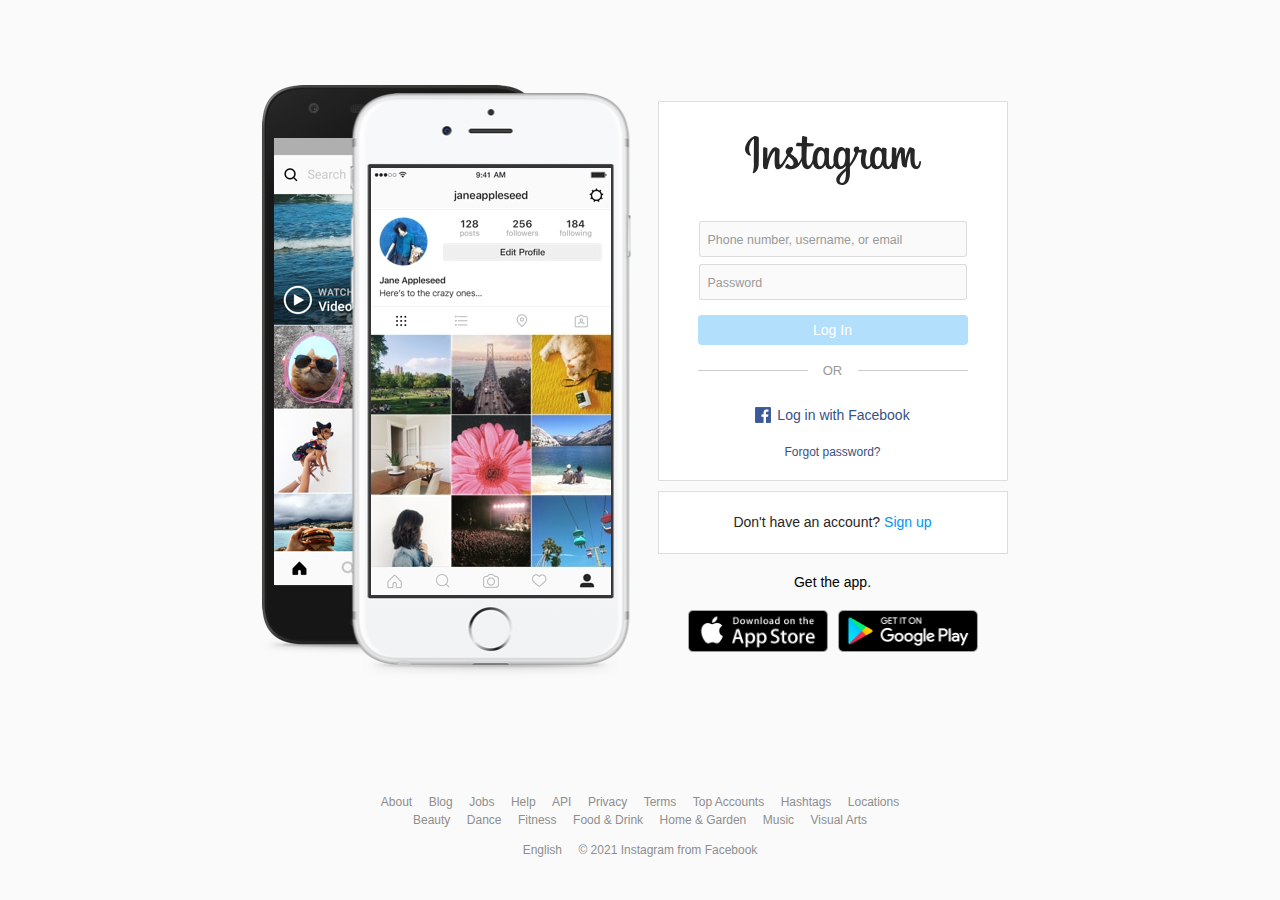
<file: Clone/instagram-login-page/index.html>
<!DOCTYPE html>
<html lang="en">
<head>
  <meta charset="UTF-8">
  <meta http-equiv="X-UA-Compatible" content="IE=edge">
  <meta name="viewport" content="width=device-width, initial-scale=1.0">
  <link rel="stylesheet" href="css/style.css">
  <title>Document</title>
</head>
<body>
  <div class="container">
    <div class="box">
      <div class="phone">
        <img src="img/phone.png">
        <div class="gallery"></div>
      </div>
      <div class="login-container">
        <div class="login">
          <img class="instagram-text-logo" src="img/instagram-text.svg">
          <input class="input1" id="input1" type="text" placeholder="Phone number, username, or email">
          <input class="input2" id="input2" type="password" placeholder="Password">
          <button>Log In</button>
          <div class="or">
            <span></span>
            OR
            <span></span>
          </div>
          <a class="facebook" href="#">
            <img src="img/facbook-icon.png">
            <span>Log in with Facebook</span>
          </a>
          <a class="forget" href="#">
            <span href="#">Forgot password?</span>
          </a>
        </div>
        <div class="signup">
          <span>Don't have an account?<a href="#">Sign up</a></span>
        </div>
        <div class="apps">
          <span>Get the app.</span>
          <a href="https://play.google.com/store/apps/details?id=com.instagram.android&referrer=utm_source%3Dinstagramweb%26utm_campaign%3DloginPage%26ig_mid%3D4AA83E12-26D2-4CDD-B3DC-AD9927F074C5%26utm_content%3Dlo%26utm_medium%3Dbadge"><img class="img1" src="img/appstore.png"></a>
          <a href="https://apps.apple.com/app/instagram/id389801252?vt=lo"><img class="img2" src="img/googleplay.png"></a>
        </div>
      </div>
    </div>
  </div>
  <div class="footer">
    <div class="one">
      <a href="#">About</a>
      <a href="#">Blog</a>
      <a href="#">Jobs</a>
      <a href="#">Help</a>
      <a href="#">API</a>
      <a href="#">Privacy</a>
      <a href="#">Terms</a>
      <a href="#">Top Accounts</a>
      <a href="#">Hashtags</a>
      <a href="#">Locations</a>
    </div>
    <div class="two">
      <a href="#">Beauty</a>
      <a href="#">Dance</a>
      <a href="#">Fitness</a>
      <a href="#">Food & Drink</a>
      <a href="#">Home & Garden</a>
      <a href="#">Music</a>
      <a href="#">Visual Arts</a>
    </div>
    <div class="three">
      <a href="">English</a>
      <a href="">© 2021 Instagram from Facebook</a>
    </div>
  </div>
</body>
</html>
</file>
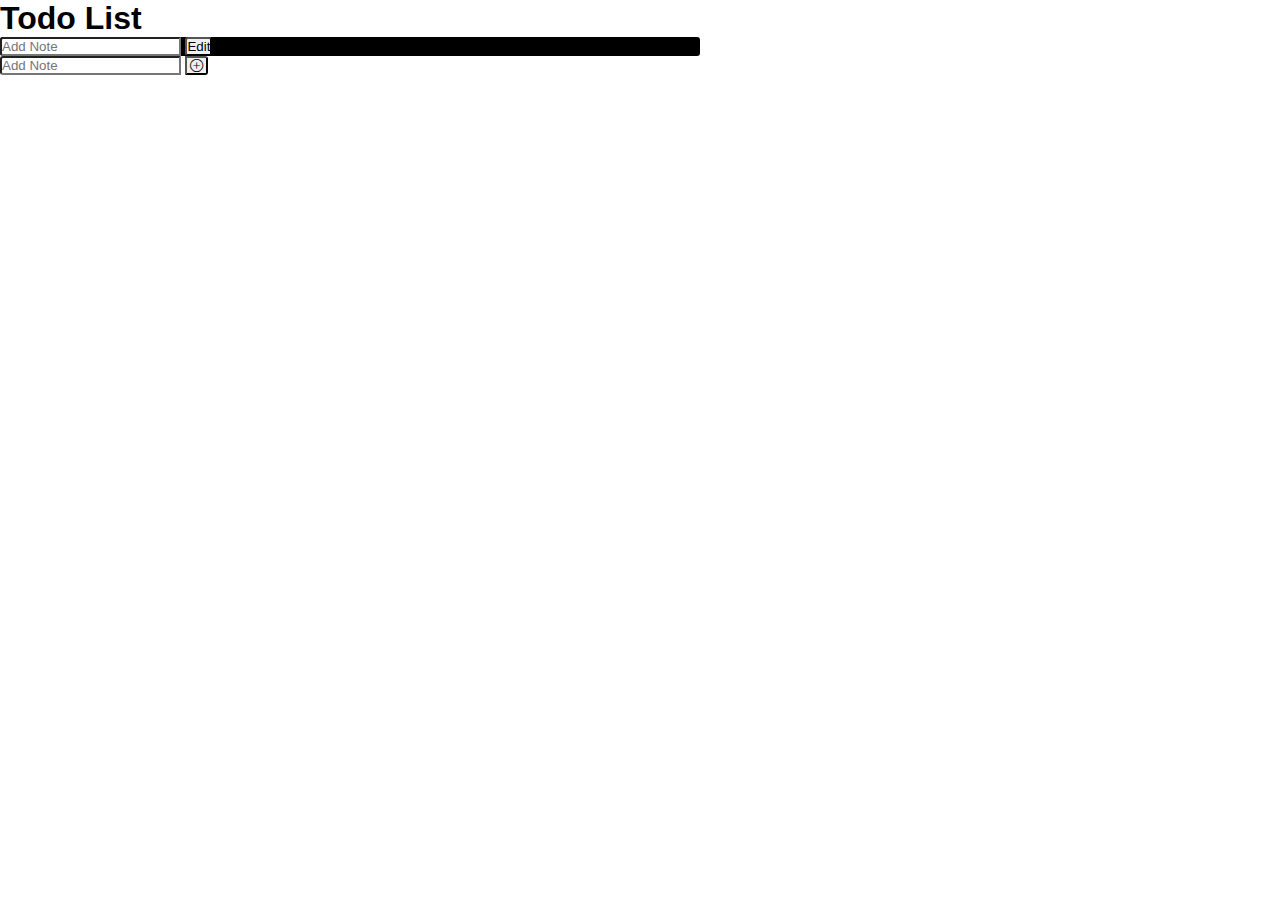
<file: Project/bootstrap-js-todolist/index.html>
<!DOCTYPE html>
<html lang="en">
  <head>
    <meta charset="UTF-8" />
    <meta http-equiv="X-UA-Compatible" content="IE=edge" />
    <meta name="viewport" content="width=device-width, initial-scale=1.0" />
    <link rel="stylesheet" href="style.css" />
    <link
      rel="stylesheet"
      href="https://cdn.jsdelivr.net/npm/bootstrap-icons@1.3.0/font/bootstrap-icons.css"
    />
    <link
      href="https://cdn.jsdelivr.net/npm/bootstrap@5.2.0-beta1/dist/css/bootstrap.min.css"
      rel="stylesheet"
      integrity="sha384-0evHe/X+R7YkIZDRvuzKMRqM+OrBnVFBL6DOitfPri4tjfHxaWutUpFmBp4vmVor"
      crossorigin="anonymous"
    />
    <script
      src="https://cdn.jsdelivr.net/npm/bootstrap@5.2.0-beta1/dist/js/bootstrap.bundle.min.js"
      integrity="sha384-pprn3073KE6tl6bjs2QrFaJGz5/SUsLqktiwsUTF55Jfv3qYSDhgCecCxMW52nD2"
      crossorigin="anonymous"
    ></script>
    <title>Todo List</title>
  </head>
  <body class="p-4">
    <div id="container"
      class="container position-relative justify-content-start d-flex flex-column gap-2 bg-dark p-4 text-white"
    >
      <h1 class="mb-4 d-flex align-items-center justify-content-between">
        Todo List
      </h1>
      <div id="popup" class="popup gap-2 p-5 d-none flex-column justify-content-center align-items-center fixed-top position-absolute w-100 h-100">
        <input id="editText" class="form-control fs-5 rounded-1 fw-semibold input-text" type="text" placeholder="Add Note">
        <button type="button" id="editBtn2" class="btn rounded-1 btn-primary w-100">
          Edit
      </div>
      <div class="add-items-container mb-3 d-flex">
        <input id="inputText" class="form-control fs-5 fw-semibold input-text" type="text" placeholder="Add Note">
        <button type="button" id="addBtn" class="btn btn-primary">
          <i class="bi bi-plus-circle"></i>
      </div>
    </div>

    <script src="app.js"></script>
  </body>
</html>
</file>
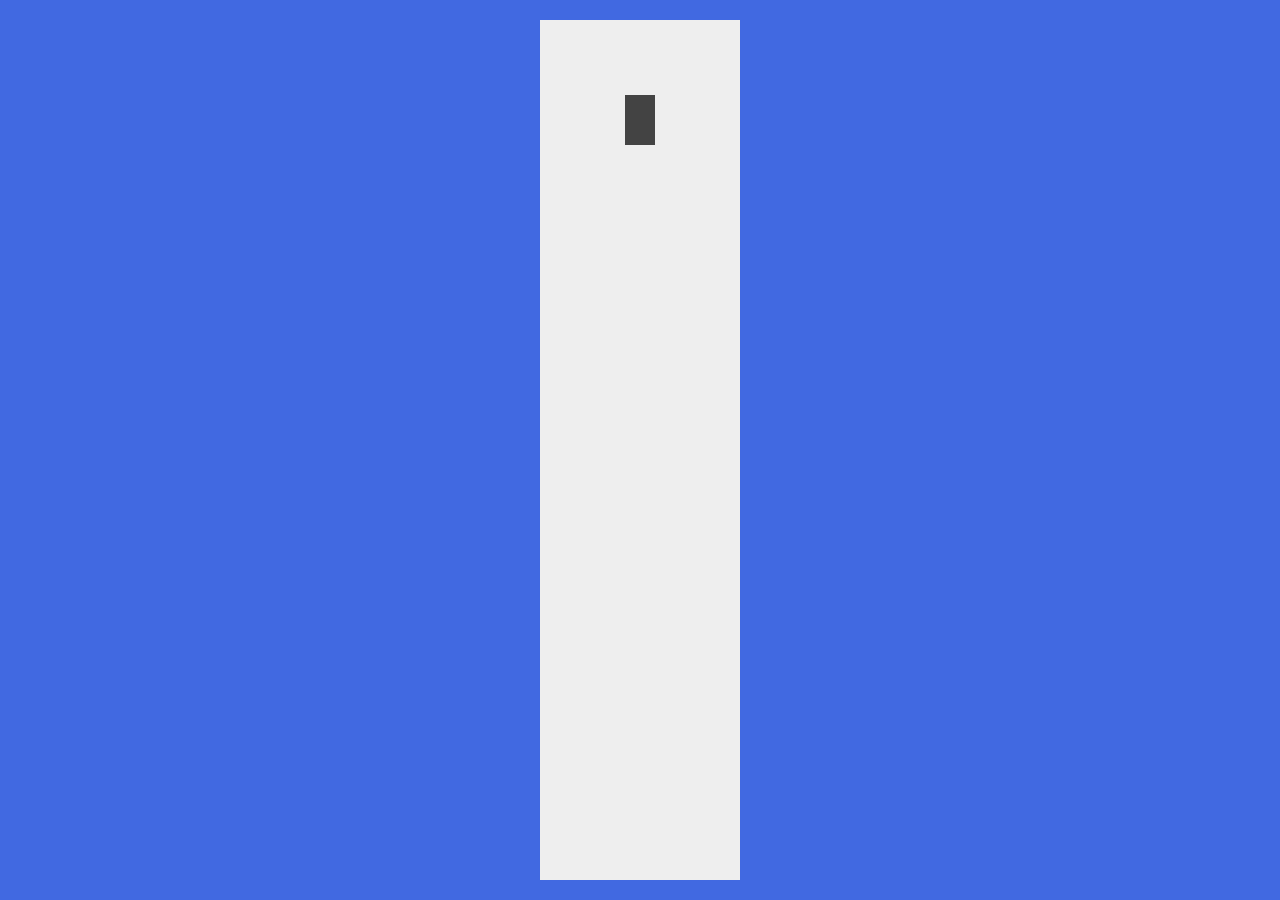
<file: Project/CarDrawing/index.html>
<!DOCTYPE html>
<html lang="en">
  <head>
    <meta charset="UTF-8" />
    <meta http-equiv="X-UA-Compatible" content="IE=edge" />
    <meta name="viewport" content="width=device-width, initial-scale=1.0" />
    <link rel="stylesheet" href="css/style.css" />
    <title>Document</title>
  </head>
  <body>
    <canvas id="myCanvas"></canvas>
    <script src="js/car.js"></script>
    <script src="js/road.js"></script>
    <script src="js/controls.js"></script>
    <script src="js/main.js"></script>
  </body>
</html>
</file>
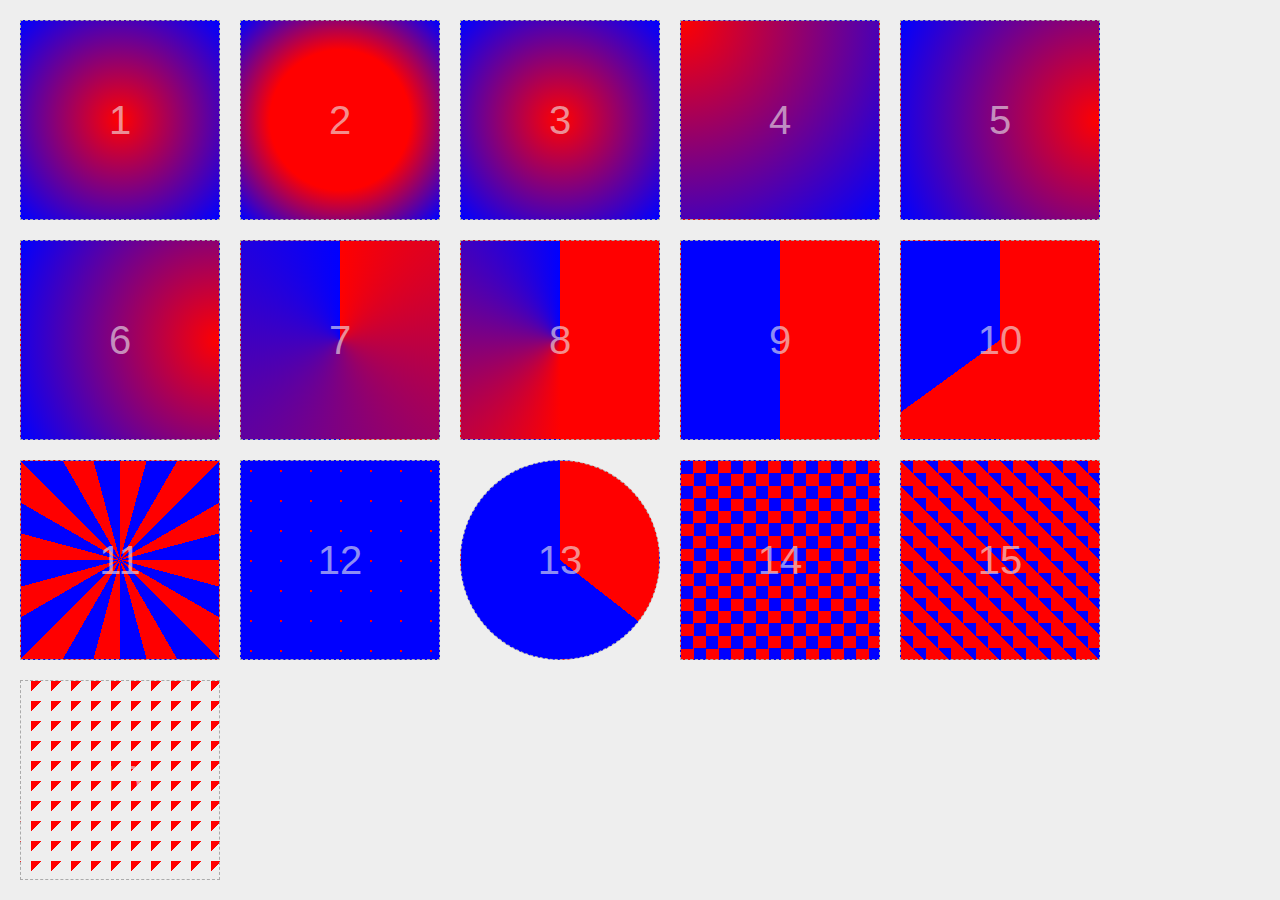
<file: Project/conic-gradient/index.html>
<!DOCTYPE html>
<html lang="en">
  <head>
    <meta charset="UTF-8" />
    <meta http-equiv="X-UA-Compatible" content="IE=edge" />
    <meta name="viewport" content="width=device-width, initial-scale=1.0" />
    <link rel="stylesheet" href="style.css" />
    <title>Document</title>
  </head>
  <body>
    <div class="box box-1">1</div>
    <div class="box box-2">2</div>
    <div class="box box-3">3</div>
    <div class="box box-4">4</div>
    <div class="box box-5">5</div>
    <div class="box box-6">6</div>
    <div class="box box-7">7</div>
    <div class="box box-8">8</div>
    <div class="box box-9">9</div>
    <div class="box box-10">10</div>
    <div class="box box-11">11</div>
    <div class="box box-12">12</div>
    <div class="box box-13">13</div>
    <div class="box box-14">14</div>
    <div class="box box-15">15</div>
    <div class="box box-16">16</div>
  </body>
</html>
</file>
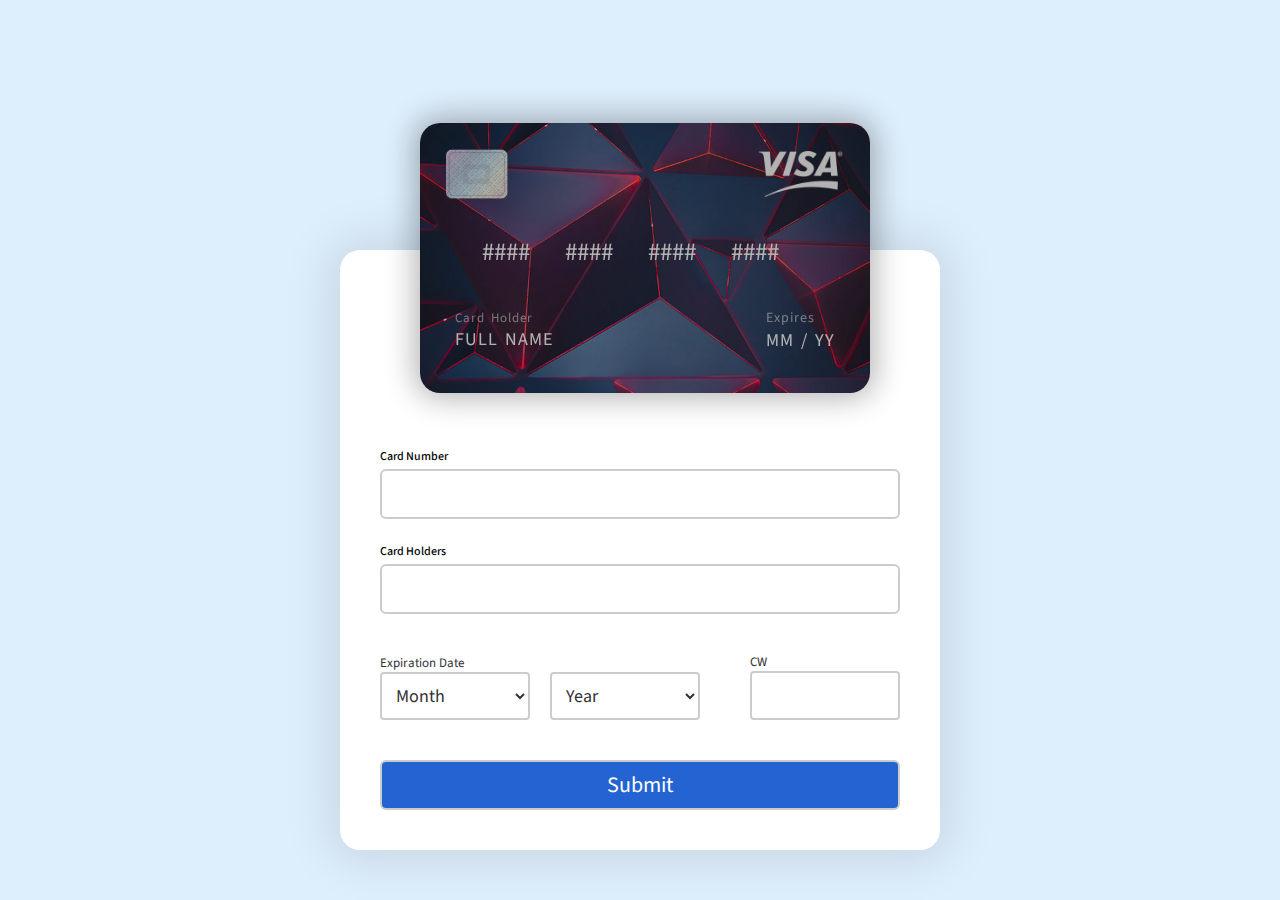
<file: Project/credit-card-form-for-css/index.html>
<!DOCTYPE html>
<html lang="en">
<head>
  <meta charset="UTF-8">
  <meta http-equiv="X-UA-Compatible" content="IE=edge">
  <meta name="viewport" content="width=device-width, initial-scale=1.0">
  <link rel="stylesheet" href="css/style.css">
  <title>Document</title>
</head>
<body>
  <div class="form-container">
    <div class="card-number-container">
      <label for="card-number">Card Number</label>
      <input type="number" name="card-number" id="cardnumber">
    </div>
    <div class="card-holders-container">
      <label for="card-holders">Card Holders</label>
      <input type="text" name="card-holders" id="cardholders">
    </div>
    <div class="date-container">
      <div class="month-container">
        <span>Expiration Date</span>
        <select name="month-select" id="month-select">
          <option class="optionGroup" selected disabled>Month</option>
          <option value="01">01</option>
          <option value="02">02</option>
          <option value="03">03</option>
          <option value="04">04</option>
          <option value="05">05</option>
          <option value="06">06</option>
          <option value="07">07</option>
          <option value="08">08</option>
          <option value="09">09</option>
          <option value="10">10</option>
          <option value="11">11</option>
          <option value="12">12</option>
        </select>
      </div>
      <div class="year-container">
        <select name="year-select" id="year-select">
          <option class="optionGroup" selected disabled>Year</option>
          <option value="2021">2021</option>
          <option value="2022">2022</option>
          <option value="2023">2023</option>
          <option value="2024">2024</option>
          <option value="2025">2025</option>
          <option value="2026">2026</option>
          <option value="2027">2027</option>
          <option value="2028">2028</option>
          <option value="2029">2029</option>
          <option value="2030">2030</option>
          <option value="2031">2031</option>
          <option value="2032">2032</option>
        </select>
      </div>
      <div class="cw-container">
        <label for="cw">CW</label>
        <input type="number" name="cw" id="cw">
        <div class="card-container">
          <div class="card-front">
            <div class="logo">
              <img src="images/chip.png" alt="">
              <img src="images/visa.png" alt="">
            </div>
            <input type="radio" name="radio" id="card-number">
            <label for="card-number" class="card-number">#### #### #### ####</label>
            <div class="full-name-month-year">
              <input type="radio" name="radio" id="full-name">
              <label for="full-name" class="full-name">
                <span>Card Holder</span>
                <p>FULL NAME</p>
              </label>
              <input type="radio" name="radio" id="month-year">
              <label for="month-year" class="month-year">
                <span>Expires</span>
                <p>MM / YY</p>
              </label>
            </div>
          </div>
          <div class="card-back">
            <div class="card-top"></div>
            <div class="cw-container-2">
              <span>CW</span>
              <div class="cw-box"></div>
            </div>
            <div class="logo"><img src="images/visa.png" alt=""></div>
          </div>
        </div>
      </div>
    </div>
    <input class="submit-button" type="submit" value="Submit">

  </div>

  <script src="main.js"></script>
</body>
</html>
</file>
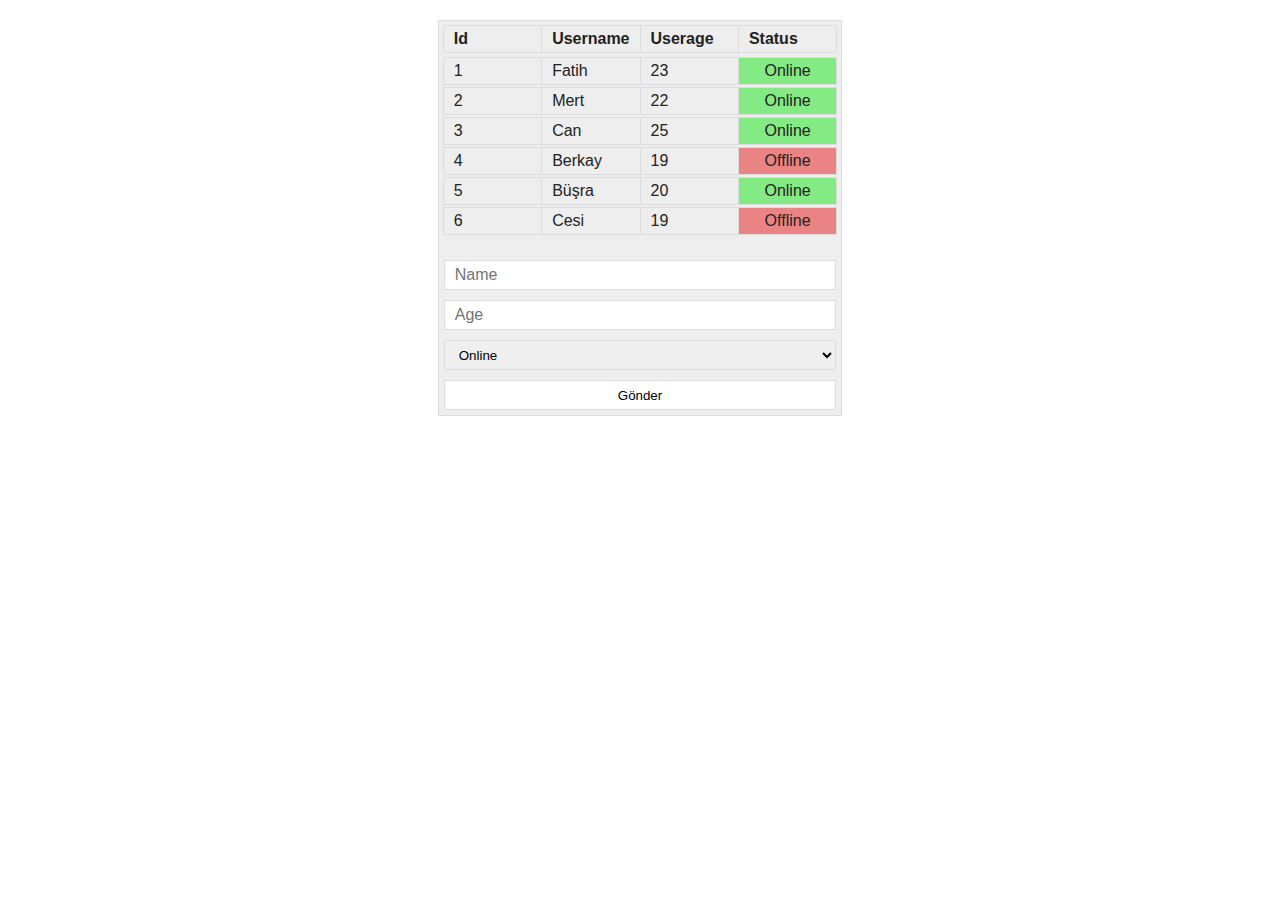
<file: Project/localstorage-json/index.html>
<!DOCTYPE html>
<html lang="en">
  <head>
    <meta charset="UTF-8" />
    <meta http-equiv="X-UA-Compatible" content="IE=edge" />
    <meta name="viewport" content="width=device-width, initial-scale=1.0" />
    <link rel="stylesheet" href="css/style.css" />
    <title>Document</title>
  </head>
  <body>
    <div class="table">
      <div class="row-1">
        <b>Id</b>
        <b>Username</b>
        <b>Userage</b>
        <b>Status</b>
      </div>
      <div id="list" class="list"></div>
      <div class="input-container">
        <input id="inputName" type="text" maxlength="20" placeholder="Name" />
        <input id="inputAge" type="number" min="1" max="3" placeholder="Age" />
        <select id="selectStatus">
          <option value="1">Online</option>
          <option value="2">Offline</option>
        </select>
        <button id="addBtn">Gönder</button>
      </div>
    </div>
    <script src="app.js"></script>
  </body>
</html>
</file>
<file: Clone/instagram-login-page/css/style.css>
* {
  margin: 0;
  padding: 0;
  box-sizing: border-box;
  font-family: 'Segoe UI', Tahoma, Geneva, Verdana, sans-serif;
  list-style: none;
  text-decoration: none;
}

@keyframes phoneimage {
  0% {
    background: url(../img/1.jpg);
  }
  10% {
    background: url(../img/2.jpg);
  }
  30% {
    background: url(../img/3.jpg);
  }
  60% {
    background: url(../img/4.jpg);
  }
  80% {
    background: url(../img/5.jpg);
  }
  100% {
    background: url(../img/1.jpg);
  }
}

html, body {
  height: 100%;
  width: 100%;
  display: flex;
  justify-content: center;
  align-items: center;
  flex-direction: column;
  background: #FAFAFA;
}

.container {
  min-height: 730px;
  width: 100%;
  display: flex;
  align-content: center;
  justify-content: center;
}

.container .box {
  width: 935px;
  min-width: 935px;
  height: 754px;
  min-height: 754px;
  margin: 32px auto 0;
  display: flex;
  align-items: center;
  margin: 0px 0 0 94px;
}

.container .box .phone {
  position: relative;
  width: 404px;
  height: 618px;
}

.container .box .phone .gallery {
  width: 240px;
  height: 427px;
  background: url(../img/1.jpg) no-repeat;
  position: absolute;
  left: 151px;
  top: 100px;
  animation: phoneimage 20s cubic-bezier(0, -1.65, 1, 1.95) infinite;
}

.container .box .login-container {
  width: 350px;
  height: 700px;
  display: flex;
  justify-content: center;
  align-items: center;
  flex-direction: column;
  margin-left: 34px;
  margin-top: 12px;
}

.container .box .login-container .login {
  width: 350px;
  height: 380px;
  background: white;
  border: 1px solid #ddd;
  margin: 0 0 10px;
  padding: 10px 0;
  display: flex;
  flex-direction: column;
  align-items: center;
  border-radius: 1px;
}

.container .box .login-container .login .instagram-text-logo {
  width: 176px;
  margin-top: 24px;
  margin-bottom: 36px;
}

.container .box .login-container .login .input1, .container .box .login-container .login .input2 {
  width: 268px;
  height: 36px;
  padding: 9px 0 7px 8px;
  border: 1px solid rgba(204, 204, 204, 0.65);
  outline: none;
  background: #FAFAFA;
  border-radius: .25em;
  font-size: 12px;
  margin-bottom: 7px;
}

.container .box .login-container .login .input1::placeholder, .container .box .login-container .login .input2::placeholder {
  color: #999999;
  font-size: .78rem;
}

.container .box .login-container .login button {
  width: 270px;
  height: 30px;
  border: none;
  background: #B2DFFC;
  color: white;
  border-radius: 4px;
  font-size: 14px;
  font-weight: 500;
  margin-top: 8px;
}

.container .box .login-container .login .or {
  width: 270px;
  margin-top: 10px;
  height: 30px;
  display: flex;
  justify-content: space-between;
  align-items: center;
  font-size: 13px;
  font-weight: 500;
  color: #999999;
}

.container .box .login-container .login .or span {
  display: block;
  width: 110px;
  height: 1px;
  background: #ccc;
}

.container .box .login-container .login .facebook {
  display: flex;
  justify-content: center;
  align-items: center;
  width: 270px;
  height: 20px;
  color: #385185;
  font-weight: 500;
  font-size: 14px;
  margin-top: 20px;
}

.container .box .login-container .login .facebook img {
  width: 16px;
  height: 16px;
  margin-right: 6px;
}

.container .box .login-container .login .facebook:active {
  opacity: .5;
}

.container .box .login-container .login .forget {
  font-size: 12px;
  color: #385185;
  margin-top: 20px;
}

.container .box .login-container .login .forget:active {
  opacity: .5;
}

.container .box .login-container .signup {
  width: 350px;
  height: 63px;
  margin: 0 0 10px;
  padding: 10px 0;
  background: white;
  border: 1px solid #ddd;
  display: flex;
  justify-content: center;
  align-items: center;
}

.container .box .login-container .signup span {
  font-size: 14px;
  color: #262626;
}

.container .box .login-container .signup span a {
  margin-left: 4px;
  color: #0095f6;
  font-weight: 500;
}

.container .box .login-container .signup span a:active {
  opacity: .5;
}

.container .box .login-container .apps {
  width: 350px;
  height: 102px;
  display: flex;
  justify-content: center;
  align-items: flex-end;
  position: relative;
}

.container .box .login-container .apps span {
  display: block;
  position: absolute;
  top: 10px;
  font-size: 14px;
}

.container .box .login-container .apps .img1 {
  width: 140px;
  margin: 10px 5px;
  cursor: pointer;
}

.container .box .login-container .apps .img2 {
  width: 140px;
  margin: 10px 5px;
  cursor: pointer;
}

.footer {
  min-height: 151px;
  width: 100%;
  display: flex;
  justify-content: center;
  flex-direction: column;
  align-items: center;
}

.footer a {
  font-size: 12px;
  color: #8e8e8e;
  margin: 6px;
}

.footer a:active {
  color: #ccc;
}

.footer .three {
  margin-top: 12px;
}
/*# sourceMappingURL=style.css.map */
</file>
<file: Project/bootstrap-js-todolist/style.css>
* {
  margin: 0;
  padding: 0;
  outline: none;
  box-sizing: border-box;
  text-decoration: none;
  list-style: none;
  -webkit-font-smoothing: antialiased;
  -moz-osx-font-smoothing: grayscale;
  font-family: -apple-system, BlinkMacSystemFont, "Segoe UI", Roboto, Oxygen,
    Ubuntu, Cantarell, "Open Sans", "Helvetica Neue", sans-serif;
  border-radius: 3px !important;
}

input::-webkit-outer-spin-button,
input::-webkit-inner-spin-button {
  -webkit-appearance: none;
}

html,
body {
  height: 100%;
}

body > .container {
  max-width: 700px;
}

i.bi {
  margin: 0 3px;
}
.input-text {
  border-top-right-radius: 0 !important;
  border-bottom-right-radius: 0 !important;
}
#addBtn {
  border-top-left-radius: 0 !important;
  border-bottom-left-radius: 0 !important;
}
.popup {
  background-color: rgba(0, 0, 0, 1);
}
</file>
<file: Project/CarDrawing/css/style.css>
*{margin:0;padding:0;outline:none;box-sizing:border-box;text-decoration:none;list-style:none;-webkit-font-smoothing:antialiased;-moz-osx-font-smoothing:grayscale;font-family:-apple-system,BlinkMacSystemFont,"Segoe UI",Roboto,Oxygen,Ubuntu,Cantarell,"Open Sans","Helvetica Neue",sans-serif}input::-webkit-outer-spin-button,input::-webkit-inner-spin-button{-webkit-appearance:none}html,body{height:100%}body{background:#4169e1;overflow:hidden}#myCanvas{position:absolute;left:50%;top:50%;transform:translate(-50%, -50%);background-color:#eee}
</file>
<file: Project/conic-gradient/style.css>
* {
  margin: 0;
  padding: 0;
  outline: none;
  box-sizing: border-box;
  text-decoration: none;
  list-style: none;
  -webkit-font-smoothing: antialiased;
  -moz-osx-font-smoothing: grayscale;
  font-family: -apple-system, BlinkMacSystemFont, "Segoe UI", Roboto, Oxygen, Ubuntu, Cantarell, "Open Sans", "Helvetica Neue", sans-serif;
}

input::-webkit-outer-spin-button,
input::-webkit-inner-spin-button {
  -webkit-appearance: none;
}

html,
body {
  height: 100%;
}

body {
  display: flex;
  padding: 20px;
  gap: 20px;
  justify-content: flex-start;
  align-content: flex-start;
  background-color: #eee;
  flex-wrap: wrap;
}

.box {
  border: 1px dashed #aaa;
  width: 200px;
  height: 200px;
  display: grid;
  place-items: center;
  font-size: 40px;
  color: rgba(238, 238, 238, 0.6);
}

.box-1 {
  background: radial-gradient(#ff0000, #0000ff);
}

.box-2 {
  background: radial-gradient(#ff0000 50%, #0000ff 100%);
}

.box-3 {
  background: radial-gradient(circle, #ff0000, #0000ff);
}

.box-4 {
  background: radial-gradient(circle at top left, #ff0000, #0000ff);
}

.box-5 {
  background: radial-gradient(circle at right, #ff0000, #0000ff);
}

.box-6 {
  background: radial-gradient(circle at right, #ff0000, #0000ff);
}

.box-7 {
  background: conic-gradient(#ff0000, #0000ff);
}

.box-8 {
  background: conic-gradient(#ff0000 50%, #0000ff);
}

.box-9 {
  background: conic-gradient(#ff0000 50%, #0000ff 0);
}

.box-10 {
  background: conic-gradient(#ff0000 65%, #0000ff 0);
}

.box-11 {
  background: repeating-conic-gradient(#ff0000 0 15deg, #0000ff 15deg 30deg);
}

.box-12 {
  background-image: radial-gradient(circle at 10px 10px, #ff0000 1px, #0000ff 0);
  background-size: 30px 30px;
}

.box-13 {
  background: conic-gradient(from 0deg, #ff0000 128deg, #0000ff 0);
  border-radius: 50%;
}

.box-14 {
  --size: 25px;
  background-image: conic-gradient(#ff0000 90deg, #0000ff 0 180deg, #ff0000 0 270deg, #0000ff 0);
  background-size: var(--size) var(--size);
}

.box-15 {
  --size: 25px;
  background-image: conic-gradient(#ff0000 90deg, #0000ff 0 136deg, #ff0000 0 313deg, #0000ff 0);
  background-size: var(--size) var(--size);
}

.box-16 {
  --size: 20px;
  width: 200px;
  height: 200px;
  background: conic-gradient(#ff0000 0.13turn, rgba(255, 255, 255, 0) 0);
  background-size: var(--size) var(--size);
}
</file>
<file: Project/credit-card-form-for-css/css/style.css>
@import url("https://fonts.googleapis.com/css?family=Source+Code+Pro:400,500,600,700|Source+Sans+Pro:400,600,700&display=swap");
* {
  margin: 0;
  padding: 9;
  outline: none;
  border: none;
  box-sizing: border-box;
  list-style: none;
  text-decoration: none;
  font-family: "Source Sans Pro", sans-serif;
}

html, body {
  height: 100%;
}

body {
  height: 100%;
  background: #DDEEFC;
  display: flex;
  justify-content: center;
}

.form-container {
  width: 600px;
  height: 600px;
  background: white;
  position: relative;
  margin-top: 250px;
  border-radius: 20px;
  display: flex;
  justify-content: flex-end;
  flex-direction: column;
  align-items: center;
  padding: 40px;
  box-shadow: 0 0 50px 10px rgba(0, 0, 0, 0.1);
}

.form-container input[type="number"],
.form-container input[type="text"] {
  transition: .2s;
}

.form-container input[type="number"]:focus,
.form-container input[type="text"]:focus {
  border: 2px solid #2364d2;
  box-shadow: 0 4px 20px rgba(0, 0, 0, 0.1);
}

.form-container input {
  border: 2px solid #ccc;
}

.form-container input::-webkit-inner-spin-button {
  -webkit-appearance: none;
  margin: 0;
  appearance: none;
}

.form-container .card-number-container,
.form-container .card-holders-container {
  display: flex;
  flex-direction: column;
  margin-top: 24px;
  width: 100%;
}

.form-container .card-number-container input,
.form-container .card-holders-container input {
  height: 50px;
  background: #fff;
  border-radius: 6px;
  width: 100%;
  height: 50px;
  font-size: 18px;
  color: #333;
  padding: 0 16px;
}

.form-container .card-number-container label, .form-container .card-number-container span,
.form-container .card-holders-container label,
.form-container .card-holders-container span {
  font-size: 12px;
  color: black;
  font-weight: 500;
  margin-bottom: 4px;
}

.form-container .date-container {
  display: flex;
  width: 100%;
  align-items: flex-end;
  margin: 40px 0;
  position: relative;
}

.form-container .date-container .month-container,
.form-container .date-container .year-container {
  display: flex;
  flex-direction: column;
  margin-right: 20px;
}

.form-container .date-container .month-container select,
.form-container .date-container .year-container select {
  background: #fff;
  border: 2px solid #ccc;
  width: 150px;
  height: 48px;
  border-radius: 4px;
  font-size: 18px;
  padding-left: 10px;
  color: #333;
  cursor: pointer;
}

.form-container .date-container .month-container select:focus,
.form-container .date-container .year-container select:focus {
  border: 2px solid #2364d2;
  box-shadow: 0 4px 20px rgba(0, 0, 0, 0.1);
}

.form-container .date-container .month-container span {
  font-size: 13px;
  color: #333;
}

.form-container .date-container .cw-container {
  display: flex;
  flex-direction: column;
  position: absolute;
  right: 0;
}

.form-container .date-container .cw-container input {
  background: #fff;
  border: 2px solid #ccc;
  padding: 10px 10px;
  border-radius: 4px;
  width: 150px;
  font-size: 18px;
  color: #333;
}

.form-container .date-container .cw-container input:focus {
  border: 2px solid #2364d2;
  box-shadow: 0 4px 20px rgba(0, 0, 0, 0.1);
}

.form-container .date-container .cw-container input:focus + .card-container .card-front {
  transform: perspective(1200px) rotateY(180deg);
}

.form-container .date-container .cw-container input:focus + .card-container .card-back {
  transform: perspective(1200px) rotateY(360deg);
}

.form-container .date-container .cw-container label {
  font-size: 13px;
  color: #333;
}

.form-container .date-container .cw-container .card-container {
  width: 450px;
  height: 270px;
  position: absolute;
  transition: .8s;
  border-radius: 20px;
  top: -530px;
  left: -330px;
  user-select: none;
}

.form-container .date-container .cw-container .card-container .card-front,
.form-container .date-container .cw-container .card-container .card-back {
  width: 100%;
  height: 100%;
  position: absolute;
  display: flex;
  backface-visibility: hidden;
  transition: 1s ease-in-out;
  border-radius: 20px;
  box-shadow: 0 0 30px 5px rgba(0, 0, 0, 0.3);
}

.form-container .date-container .cw-container .card-container .card-front {
  background-image: url(../images/bg.jpg);
  background-size: cover;
  transform: perspective(1200px) rotateY(0deg);
  background-repeat: no-repeat;
  display: flex;
  flex-direction: column;
  filter: brightness(70%);
}

.form-container .date-container .cw-container .card-container .card-front .logo {
  width: 100%;
  height: 50px;
  display: flex;
  justify-content: space-between;
  margin-top: 26px;
  padding: 0 26px;
  align-items: center;
}

.form-container .date-container .cw-container .card-container .card-front .logo img {
  height: 100%;
}

.form-container .date-container .cw-container .card-container .card-front .logo img:nth-of-type(2) {
  height: 46px;
}

.form-container .date-container .cw-container .card-container .card-front input[type="radio"] {
  display: none;
}

.form-container .date-container .cw-container .card-container .card-front input[type="radio"]:checked + label {
  background: rgba(0, 0, 0, 0.3);
  border: .1em solid #fff;
}

.form-container .date-container .cw-container .card-container .card-front .card-number {
  display: flex;
  background: transparent;
  border: .1em solid transparent;
  border-radius: 4px;
  color: #fff;
  align-items: center;
  justify-content: center;
  width: 380px;
  height: 46px;
  margin: 30px 20px;
  font-size: 25px;
  word-spacing: 30px;
  cursor: pointer;
  transition: .2s;
}

.form-container .date-container .cw-container .card-container .card-front .full-name-month-year {
  width: 100%;
  height: 50px;
  display: flex;
  justify-content: space-between;
  align-items: center;
  padding: 0 24px;
}

.form-container .date-container .cw-container .card-container .card-front .full-name-month-year .full-name {
  color: #fff;
  letter-spacing: 1px;
  word-spacing: 2px;
  height: 100%;
  display: flex;
  flex-direction: column;
  justify-content: center;
  flex: 1;
  margin-right: 10px;
  padding: 0 10px;
  border-radius: 6px;
  cursor: pointer;
  background: transparent;
  border: .1em solid transparent;
  transition: .2s;
}

.form-container .date-container .cw-container .card-container .card-front .full-name-month-year .full-name span {
  color: rgba(255, 255, 255, 0.6);
}

.form-container .date-container .cw-container .card-container .card-front .full-name-month-year .full-name p {
  font-size: 18px;
}

.form-container .date-container .cw-container .card-container .card-front .full-name-month-year .month-year {
  color: #fff;
  letter-spacing: 1px;
  word-spacing: 2px;
  height: 100%;
  display: flex;
  flex-direction: column;
  justify-content: center;
  padding: 0 10px;
  border-radius: 6px;
  cursor: pointer;
  background: transparent;
  border: .1em solid transparent;
  transition: .2s;
}

.form-container .date-container .cw-container .card-container .card-front .full-name-month-year .month-year span {
  color: rgba(255, 255, 255, 0.6);
  font-size: 14px;
}

.form-container .date-container .cw-container .card-container .card-front .full-name-month-year .month-year p {
  font-size: 18px;
}

.form-container .date-container .cw-container .card-container .card-back {
  background-image: url(../images/bg2.jpg);
  background-repeat: no-repeat;
  background-size: cover;
  transform: perspective(1200px) rotateY(180deg);
  display: flex;
  flex-direction: column;
  filter: brightness(70%);
}

.form-container .date-container .cw-container .card-container .card-back .card-top {
  width: 100%;
  height: 50px;
  background: rgba(0, 0, 0, 0.8);
  margin-top: 36px;
  margin-bottom: 10px;
}

.form-container .date-container .cw-container .card-container .card-back .cw-container-2 {
  width: 94%;
  margin-top: 50px;
  display: flex;
  flex-direction: column;
  align-items: flex-end;
  margin: 0 13px;
}

.form-container .date-container .cw-container .card-container .card-back .cw-container-2 span {
  font-size: 20px;
  color: #fff;
  margin-right: 6px;
  font-size: 18px;
  margin-bottom: 4px;
}

.form-container .date-container .cw-container .card-container .card-back .cw-container-2 .cw-box {
  width: 100%;
  height: 46px;
  background: #fff;
  border-radius: 4px;
}

.form-container .date-container .cw-container .card-container .card-back .logo {
  display: flex;
  width: 94%;
  justify-content: flex-end;
  margin: 0 14px;
  margin-top: 30px;
}

.form-container .date-container .cw-container .card-container .card-back .logo img {
  width: 80px;
  margin-right: 4px;
  opacity: .8;
}

.form-container .submit-button {
  width: 100%;
  height: 50px;
  border-radius: 6px;
  background: #2364d2;
  color: #fff;
  font-size: 22px;
  cursor: pointer;
}
/*# sourceMappingURL=style.css.map */
</file>
<file: Project/localstorage-json/css/style.css>
*{margin:0;padding:0;outline:none;box-sizing:border-box;text-decoration:none;list-style:none;-webkit-font-smoothing:antialiased;-moz-osx-font-smoothing:grayscale;font-family:-apple-system,BlinkMacSystemFont,"Segoe UI",Roboto,Oxygen,Ubuntu,Cantarell,"Open Sans","Helvetica Neue",sans-serif}input::-webkit-outer-spin-button,input::-webkit-inner-spin-button{-webkit-appearance:none}html,body{height:100%}body{display:flex;justify-content:flex-start;align-items:center;flex-direction:column;padding:20px}.table{background-color:#eee;border:1px solid #ddd;padding:4px;display:flex;flex-direction:column;gap:4px;color:#222;font-weight:500}.table .row-1{display:grid;grid-template-columns:repeat(4, 1fr);background-color:#ddd;padding:1px;gap:1px;font-weight:bold}.table .row-1 b{display:flex;align-items:center;justify-content:flex-start;padding:4px 7px 7px 4px;background-color:#eee;padding:4px 10px}.table .list{display:flex;flex-direction:column;width:100%;gap:2px;max-height:500px;overflow:auto}.table .list .item{width:100%;display:grid;grid-template-columns:repeat(4, 1fr);background-color:#ddd;padding:1px;gap:1px}.table .list .item p{display:flex;justify-content:center;align-items:center;flex:1;background-color:#eee;padding:4px 10px}.table .list .item p:not(:last-of-type){justify-content:flex-start}.table .list .item p.online{background-color:rgba(0,255,0,.4)}.table .list .item p.offline{background-color:rgba(255,0,0,.4)}.table .input-container{width:100%;display:grid;grid-template-columns:repeat(1, 1fr);background-color:#eee;padding:1px;gap:10px;margin-top:20px}.table .input-container input{height:30px;border:none;padding:4px 10px;font-weight:500;font-size:16px;border:1px solid #ddd}.table .input-container select{border:none;padding:4px 10px;height:30px;cursor:pointer;border:1px solid #ddd}.table .input-container select option{border-radius:50%}.table .input-container button{cursor:pointer;background-color:#fff;border:1px solid #666;border:none;border:1px solid #ddd;height:30px}.table .input-container button:active,.table .input-container button:hover{background-color:#eee}
</file>
